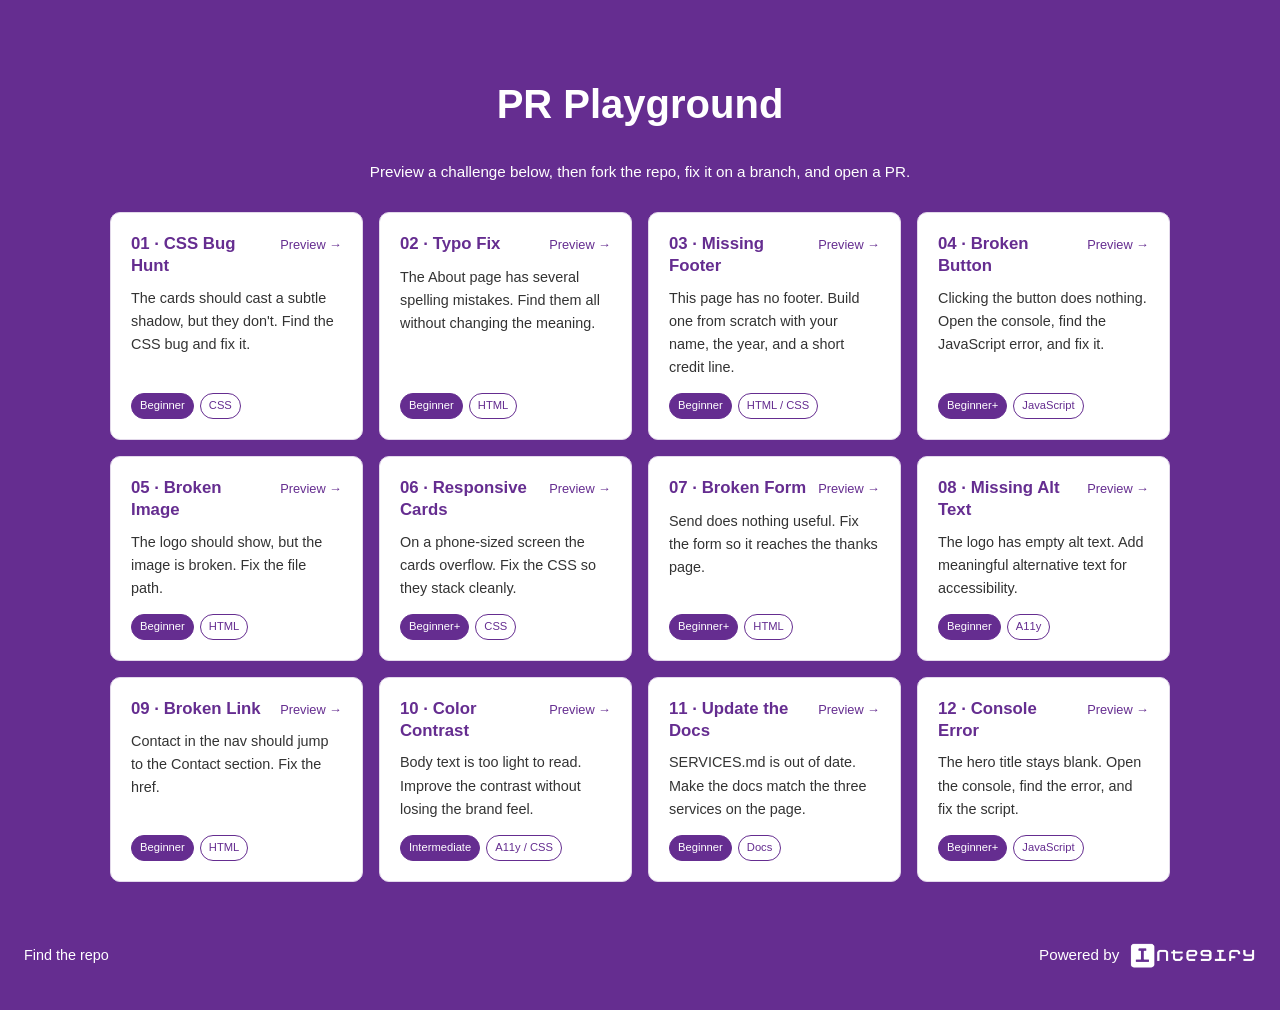
<file: index.html>
<!DOCTYPE html>
<html lang="en">
<head>
  <meta charset="UTF-8">
  <meta name="viewport" content="width=device-width, initial-scale=1.0">
  <title>PR Playground — Integify</title>
  <style>
    :root {
      --brand: #652d90;
      --bg: #652d90;
      --surface: #fff;
      --text: #fff;
      --muted: #4a4a4a;
      --body: #333;
    }
    * { box-sizing: border-box; margin: 0; padding: 0; }
    body {
      font-family: -apple-system, Arial, sans-serif;
      background: var(--bg);
      color: var(--text);
      line-height: 1.6;
      min-height: 100vh;
    }
    header {
      text-align: center;
      padding: 72px 20px 24px;
    }
    header h1 {
      font-size: 2.5rem;
      color: #fff;
    }
    .how {
      max-width: 1100px;
      margin: 0 auto;
      padding: 0 20px 28px;
      color: #fff;
      font-size: 0.95rem;
      text-align: center;
    }
    main {
      max-width: 1100px;
      margin: 0 auto;
      padding: 0 20px 20px;
      display: grid;
      grid-template-columns: repeat(4, 1fr);
      gap: 16px;
    }
    .challenge {
      display: flex;
      flex-direction: column;
      background: var(--surface);
      border: 1px solid #e2d8ea;
      border-radius: 10px;
      padding: 20px;
      text-decoration: none;
      color: inherit;
      transition: border-color 0.15s ease;
      min-height: 100%;
    }
    .challenge:hover {
      border-color: #652d90;
    }
    .challenge-top {
      display: flex;
      justify-content: space-between;
      align-items: flex-start;
      gap: 8px;
    }
    .challenge h2 {
      color: #652d90;
      font-size: 1.05rem;
      line-height: 1.3;
    }
    .challenge-open {
      color: #652d90;
      font-size: 0.8rem;
      white-space: nowrap;
      margin-top: 2px;
    }
    .challenge p {
      color: var(--body);
      margin-top: 10px;
      font-size: 0.9rem;
      flex: 1;
    }
    .tags {
      display: flex;
      flex-wrap: wrap;
      gap: 6px;
      margin-top: 14px;
    }
    .tag {
      display: inline-block;
      font-size: 0.7rem;
      background: var(--brand);
      color: #fff;
      border: 1px solid var(--brand);
      padding: 3px 8px;
      border-radius: 20px;
    }
    .tag.skill {
      background: transparent;
      color: #652d90;
    }
    footer {
      display: flex;
      justify-content: space-between;
      align-items: center;
      gap: 16px;
      padding: 40px 24px;
      color: #fff;
      font-size: 0.9rem;
    }
    .find-repo {
      color: #fff;
      text-decoration: none;
    }
    .find-repo:hover { text-decoration: underline; }
    .powered-by {
      display: inline-flex;
      align-items: center;
      gap: 10px;
      color: #fff;
      font-size: 0.95rem;
      font-weight: 300;
      text-decoration: none;
    }
    .powered-by .logo {
      height: 28px;
      width: auto;
      display: block;
    }
    a { color: #652d90; }
    @media (max-width: 1000px) {
      main { grid-template-columns: repeat(2, 1fr); }
    }
    @media (max-width: 560px) {
      main { grid-template-columns: 1fr; }
      footer {
        flex-direction: column;
        align-items: flex-start;
      }
      .powered-by { align-self: flex-end; }
    }
  </style>
</head>
<body>
  <header>
    <h1>PR Playground</h1>
  </header>
  <p class="how">
    Preview a challenge below, then fork the repo, fix it on a branch, and open a PR.
  </p>
  <main>
    <a class="challenge" href="challenges/01-css-bug-hunt/index.html">
      <div class="challenge-top">
        <h2>01 · CSS Bug Hunt</h2>
        <span class="challenge-open">Preview →</span>
      </div>
      <p>The cards should cast a subtle shadow, but they don't. Find the CSS bug and fix it.</p>
      <div class="tags">
        <span class="tag">Beginner</span>
        <span class="tag skill">CSS</span>
      </div>
    </a>
    <a class="challenge" href="challenges/02-typo-fix/index.html">
      <div class="challenge-top">
        <h2>02 · Typo Fix</h2>
        <span class="challenge-open">Preview →</span>
      </div>
      <p>The About page has several spelling mistakes. Find them all without changing the meaning.</p>
      <div class="tags">
        <span class="tag">Beginner</span>
        <span class="tag skill">HTML</span>
      </div>
    </a>
    <a class="challenge" href="challenges/03-missing-footer/index.html">
      <div class="challenge-top">
        <h2>03 · Missing Footer</h2>
        <span class="challenge-open">Preview →</span>
      </div>
      <p>This page has no footer. Build one from scratch with your name, the year, and a short credit line.</p>
      <div class="tags">
        <span class="tag">Beginner</span>
        <span class="tag skill">HTML / CSS</span>
      </div>
    </a>
    <a class="challenge" href="challenges/04-broken-button/index.html">
      <div class="challenge-top">
        <h2>04 · Broken Button</h2>
        <span class="challenge-open">Preview →</span>
      </div>
      <p>Clicking the button does nothing. Open the console, find the JavaScript error, and fix it.</p>
      <div class="tags">
        <span class="tag">Beginner+</span>
        <span class="tag skill">JavaScript</span>
      </div>
    </a>
    <a class="challenge" href="challenges/05-broken-image/index.html">
      <div class="challenge-top">
        <h2>05 · Broken Image</h2>
        <span class="challenge-open">Preview →</span>
      </div>
      <p>The logo should show, but the image is broken. Fix the file path.</p>
      <div class="tags">
        <span class="tag">Beginner</span>
        <span class="tag skill">HTML</span>
      </div>
    </a>
    <a class="challenge" href="challenges/06-responsive-cards/index.html">
      <div class="challenge-top">
        <h2>06 · Responsive Cards</h2>
        <span class="challenge-open">Preview →</span>
      </div>
      <p>On a phone-sized screen the cards overflow. Fix the CSS so they stack cleanly.</p>
      <div class="tags">
        <span class="tag">Beginner+</span>
        <span class="tag skill">CSS</span>
      </div>
    </a>
    <a class="challenge" href="challenges/07-broken-form/index.html">
      <div class="challenge-top">
        <h2>07 · Broken Form</h2>
        <span class="challenge-open">Preview →</span>
      </div>
      <p>Send does nothing useful. Fix the form so it reaches the thanks page.</p>
      <div class="tags">
        <span class="tag">Beginner+</span>
        <span class="tag skill">HTML</span>
      </div>
    </a>
    <a class="challenge" href="challenges/08-missing-alt/index.html">
      <div class="challenge-top">
        <h2>08 · Missing Alt Text</h2>
        <span class="challenge-open">Preview →</span>
      </div>
      <p>The logo has empty alt text. Add meaningful alternative text for accessibility.</p>
      <div class="tags">
        <span class="tag">Beginner</span>
        <span class="tag skill">A11y</span>
      </div>
    </a>
    <a class="challenge" href="challenges/09-broken-link/index.html">
      <div class="challenge-top">
        <h2>09 · Broken Link</h2>
        <span class="challenge-open">Preview →</span>
      </div>
      <p>Contact in the nav should jump to the Contact section. Fix the href.</p>
      <div class="tags">
        <span class="tag">Beginner</span>
        <span class="tag skill">HTML</span>
      </div>
    </a>
    <a class="challenge" href="challenges/10-color-contrast/index.html">
      <div class="challenge-top">
        <h2>10 · Color Contrast</h2>
        <span class="challenge-open">Preview →</span>
      </div>
      <p>Body text is too light to read. Improve the contrast without losing the brand feel.</p>
      <div class="tags">
        <span class="tag">Intermediate</span>
        <span class="tag skill">A11y / CSS</span>
      </div>
    </a>
    <a class="challenge" href="challenges/11-update-the-docs/index.html">
      <div class="challenge-top">
        <h2>11 · Update the Docs</h2>
        <span class="challenge-open">Preview →</span>
      </div>
      <p>SERVICES.md is out of date. Make the docs match the three services on the page.</p>
      <div class="tags">
        <span class="tag">Beginner</span>
        <span class="tag skill">Docs</span>
      </div>
    </a>
    <a class="challenge" href="challenges/12-console-error/index.html">
      <div class="challenge-top">
        <h2>12 · Console Error</h2>
        <span class="challenge-open">Preview →</span>
      </div>
      <p>The hero title stays blank. Open the console, find the error, and fix the script.</p>
      <div class="tags">
        <span class="tag">Beginner+</span>
        <span class="tag skill">JavaScript</span>
      </div>
    </a>
  </main>
  <footer>
    <a class="find-repo" href="https://github.com/integify/pr-playground" target="_blank" rel="noopener noreferrer">Find the repo</a>
    <a class="powered-by" href="https://www.integify.io" target="_blank" rel="noopener noreferrer">
      Powered by
      <img class="logo" src="integify_logo.png" alt="Integify">
    </a>
  </footer>
</body>
</html>
</file>
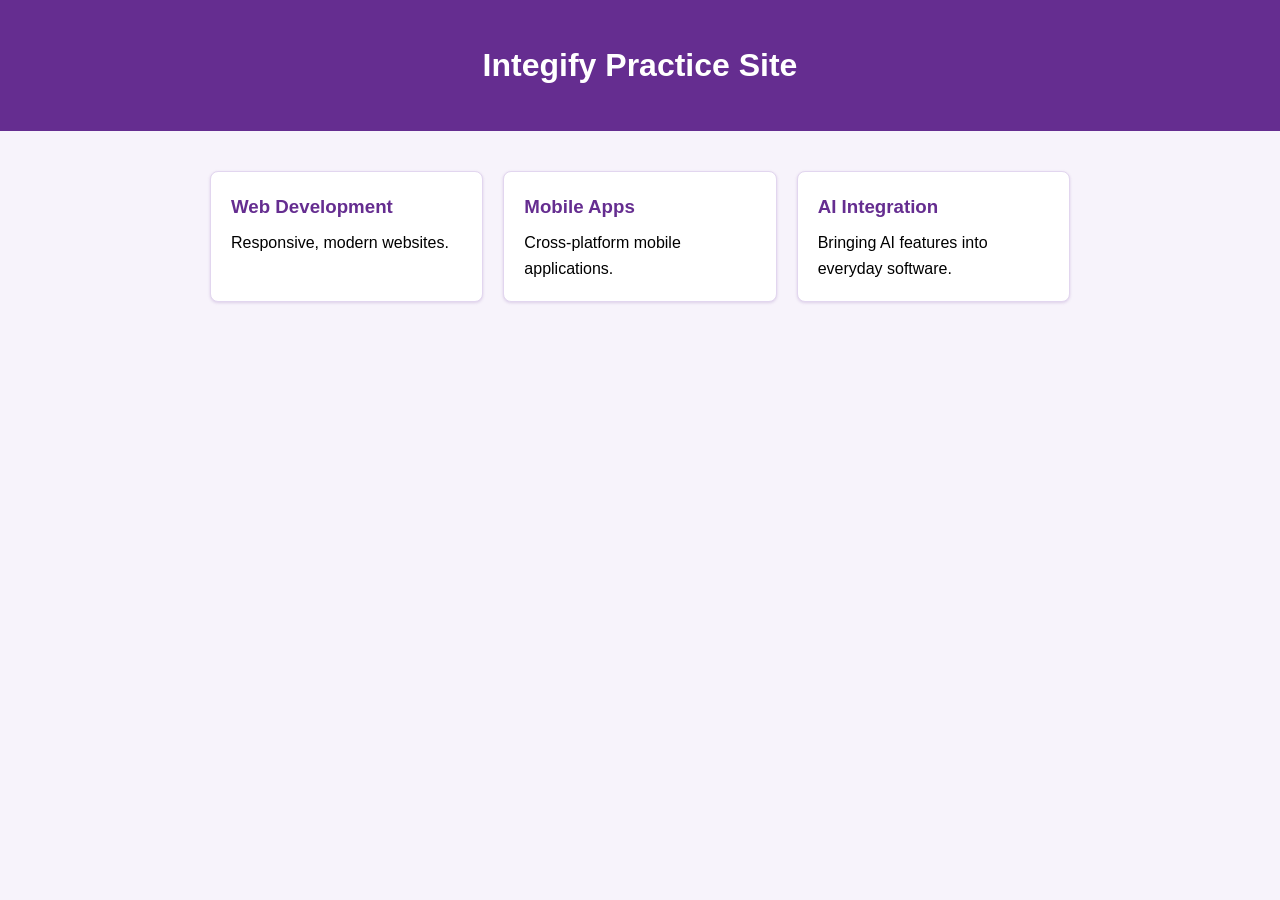
<file: challenges/01-css-bug-hunt/index.html>
<!DOCTYPE html>
<html lang="en">
<head>
  <meta charset="UTF-8">
  <meta name="viewport" content="width=device-width, initial-scale=1.0">
  <title>Challenge 01: CSS Bug Hunt</title>
  <link rel="stylesheet" href="css/style.css">
</head>
<body>
  <header class="site-header">
    <h1>Integify Practice Site</h1>
  </header>
  <main>
    <div class="cards">
      <div class="card"><h3>Web Development</h3><p>Responsive, modern websites.</p></div>
      <div class="card"><h3>Mobile Apps</h3><p>Cross-platform mobile applications.</p></div>
      <div class="card"><h3>AI Integration</h3><p>Bringing AI features into everyday software.</p></div>
    </div>
  </main>
</body>
</html>
</file>
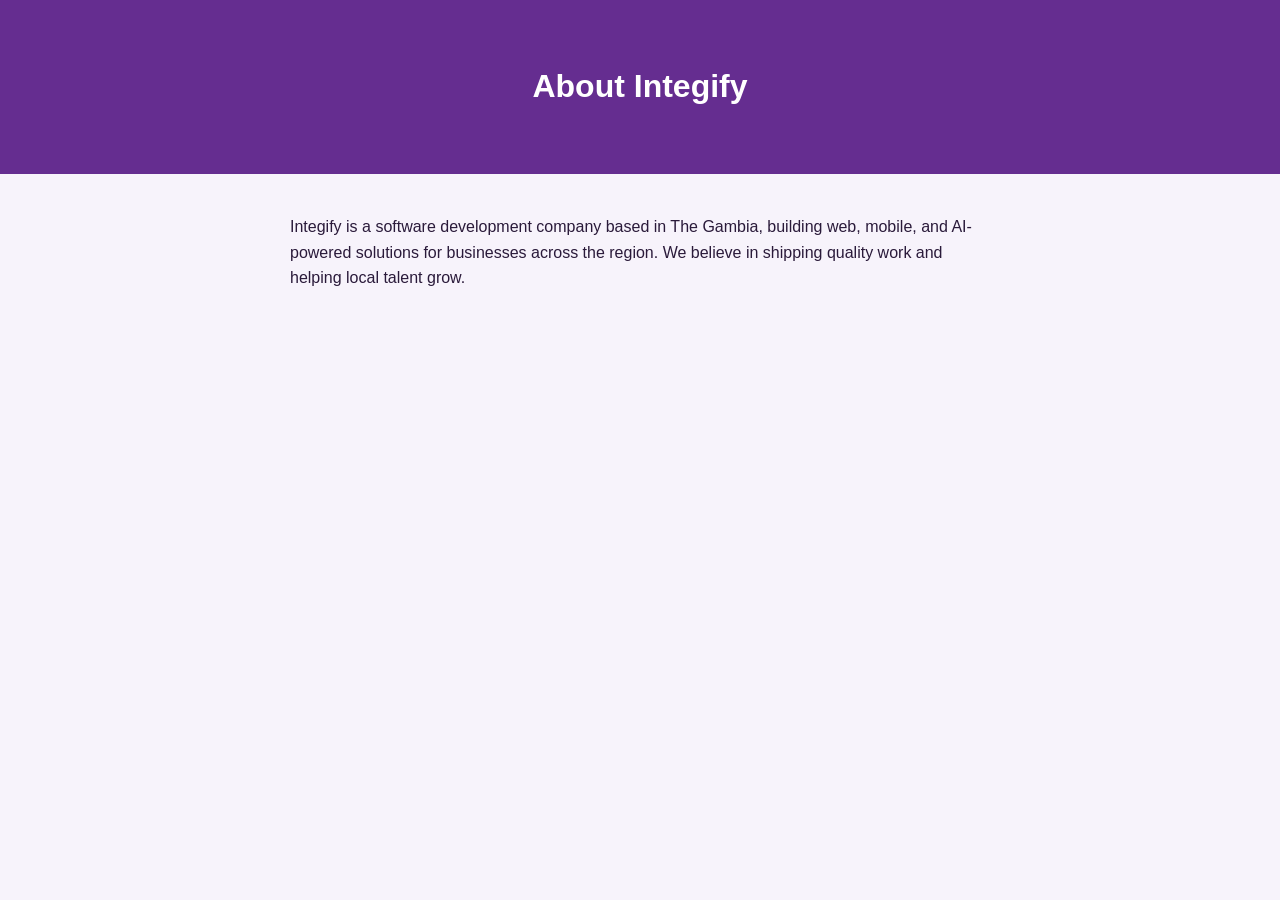
<file: challenges/02-typo-fix/index.html>
<!DOCTYPE html>
<html lang="en">
<head>
  <meta charset="UTF-8">
  <meta name="viewport" content="width=device-width, initial-scale=1.0">
  <title>Challenge 02: Typo Fix</title>
  <style>
    body {
      font-family: Arial, Helvetica, sans-serif;
      line-height: 1.6;
      background: #f7f3fb;
      margin: 0;
      color: #2a1a3a;
    }
    header {
      background: #652d90;
      color: #fff;
      padding: 40px 20px;
      text-align: center;
    }
    main {
      max-width: 700px;
      margin: 40px auto;
      padding: 0 20px;
    }
  </style>
</head>
<body>
  <header>
    <h1>About Integify</h1>
  </header>
  <main>
    <p>
      Integify is a software development company based in The Gambia, building
      web, mobile, and AI-powered solutions for businesses across the region.
      We believe in shipping quality work and helping local talent grow.
    </p>
  </main>
</body>
</html>
</file>
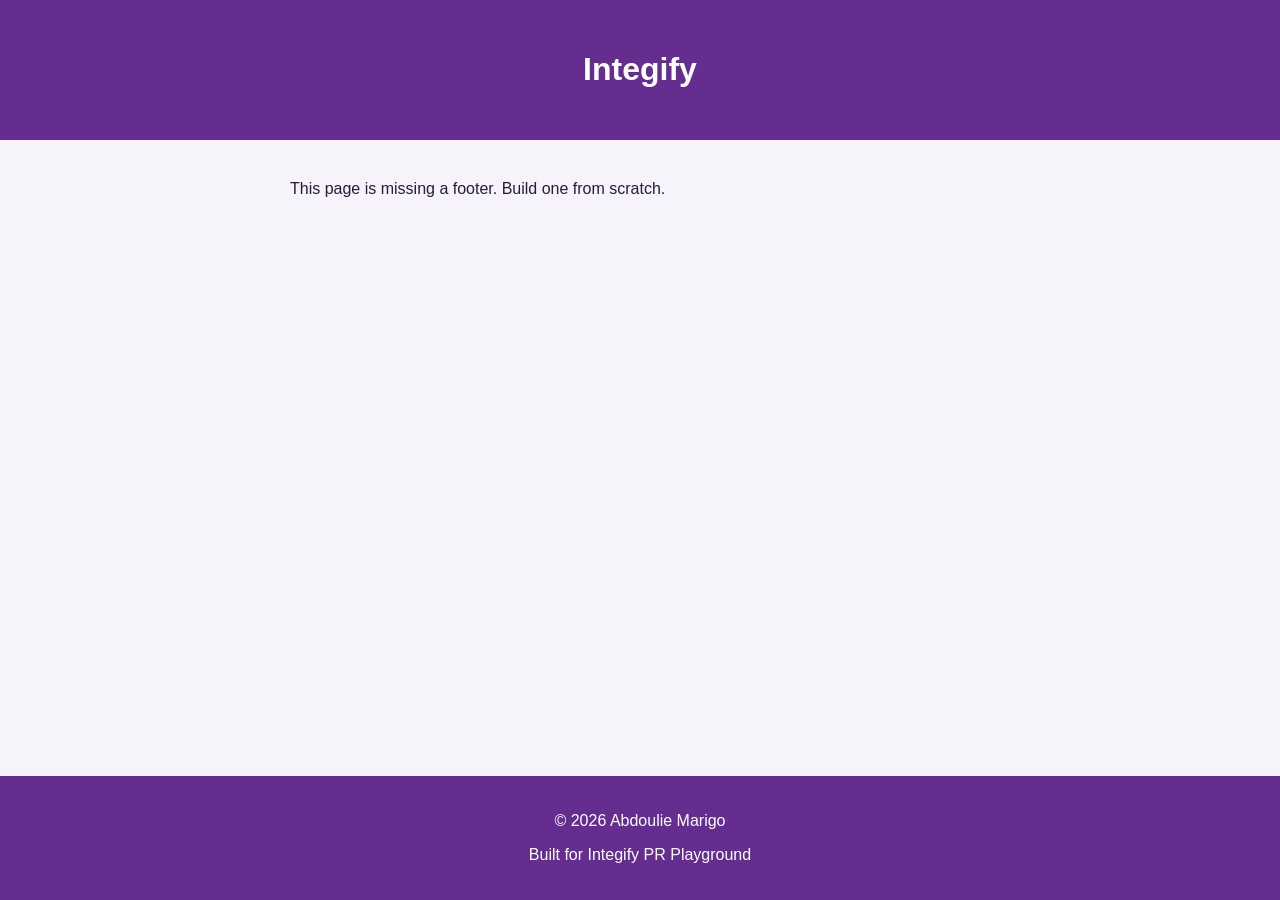
<file: challenges/03-missing-footer/index.html>
<!DOCTYPE html>
<html lang="en">
<head>
  <meta charset="UTF-8">
  <meta name="viewport" content="width=device-width, initial-scale=1.0">
  <title>Challenge 03: Missing Footer</title>
  <style>
    body {
      font-family: Arial, Helvetica, sans-serif;
      margin: 0;
      background: #f7f3fb;
      color: #2a1a3a;
      min-height: 100vh;
    }
    header {
      background: #652d90;
      color: #fff;
      padding: 30px;
      text-align: center;
    }
    main {
      max-width: 700px;
      margin: 40px auto;
      padding: 0 20px;
    }

     footer {
      background: #652d90;
      color: #fff;
      text-align: center;
      padding: 20px 0;
      position: fixed;
      width: 100%;
      bottom: 0;
    }
    /* No footer styling exists yet, that's part of the task */
  </style>
</head>
<body>
  <header><h1>Integify</h1></header>
  <main>
    <p>This page is missing a footer. Build one from scratch.</p>
  </main>
  <!-- Add your footer below this line -->

   <footer>
        <p>&copy; 2026 Abdoulie Marigo</p>
        <p>Built for Integify PR Playground</p>
    </footer>
</body>
</html>
</file>
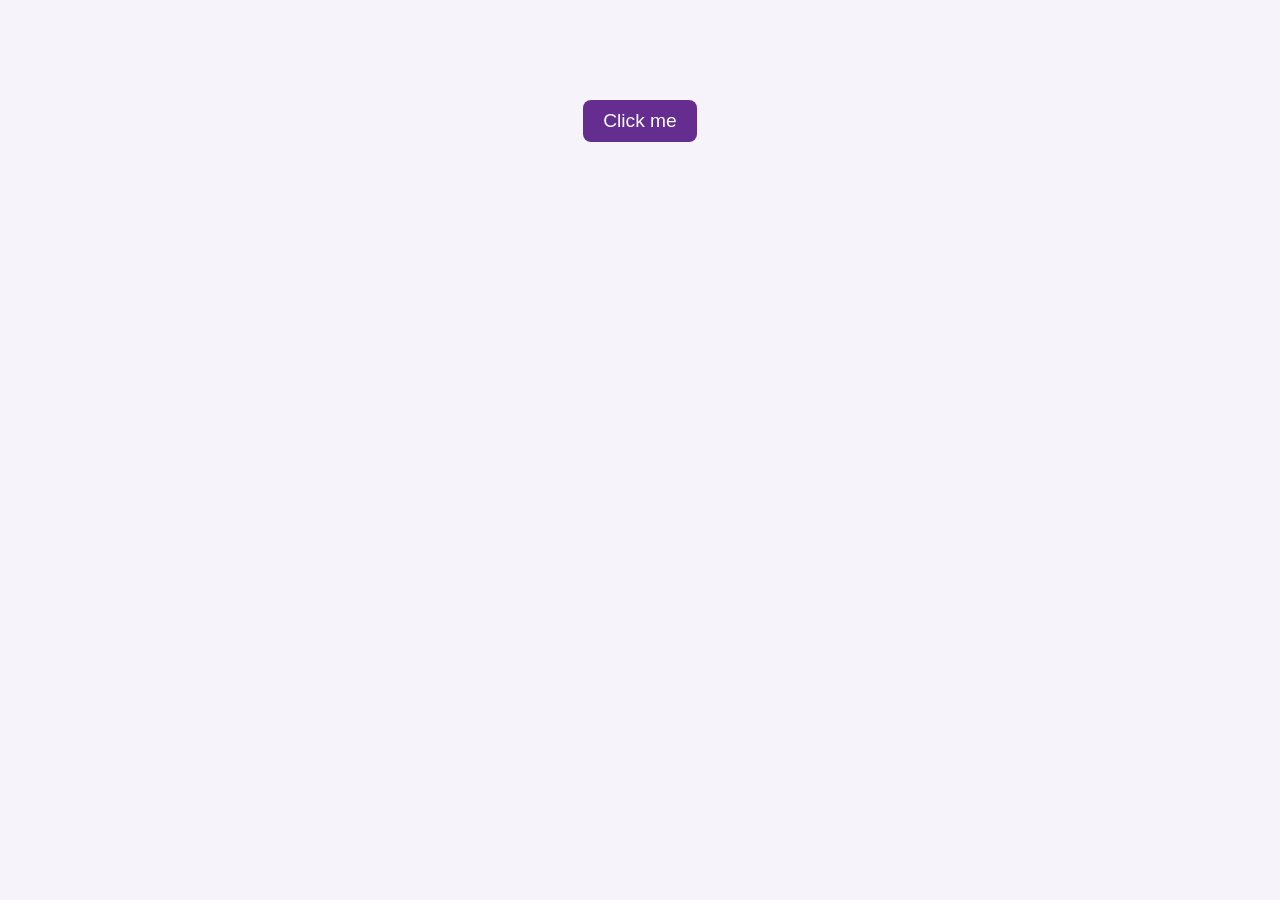
<file: challenges/04-broken-button/index.html>
<!DOCTYPE html>
<html lang="en">
<head>
  <meta charset="UTF-8">
  <meta name="viewport" content="width=device-width, initial-scale=1.0">
  <title>Challenge 04: Broken Button</title>
  <style>
    body {
      font-family: Arial, Helvetica, sans-serif;
      text-align: center;
      margin: 0;
      padding-top: 100px;
      background: #f7f3fb;
      color: #2a1a3a;
    }
    button {
      font-size: 1.2rem;
      padding: 10px 20px;
      cursor: pointer;
      background: #652d90;
      color: #fff;
      border: none;
      border-radius: 8px;
    }
    button:hover { background: #7a3aad; }
    #message {
      margin-top: 20px;
      font-weight: bold;
      color: #652d90;
    }
  </style>
</head>
<body>
  <button id="clickMe">Click me</button>
  <p id="message"></p>

  <script src="js/app.js"></script>
</body>
</html>
</file>
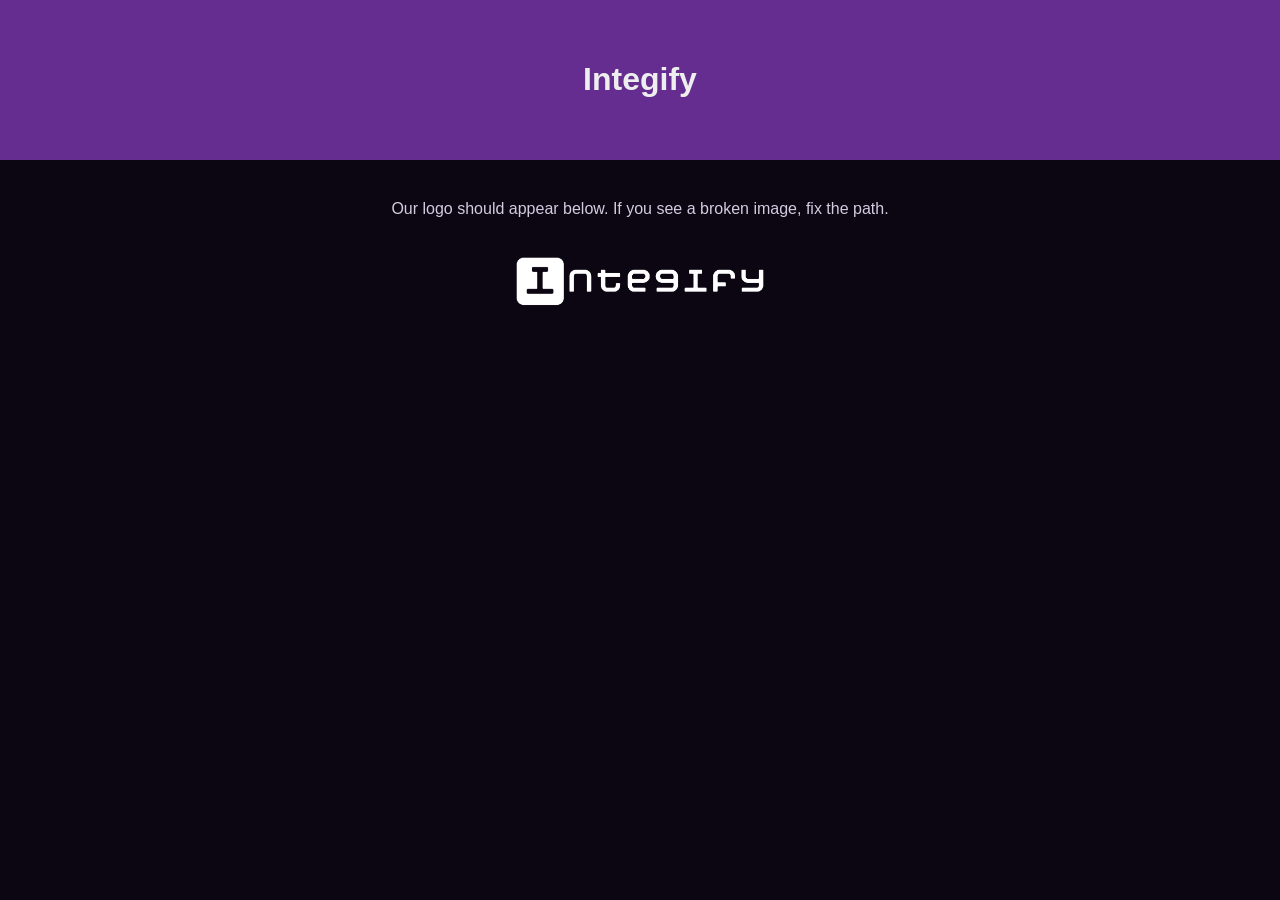
<file: challenges/05-broken-image/index.html>
<!DOCTYPE html>
<html lang="en">
<head>
  <meta charset="UTF-8">
  <meta name="viewport" content="width=device-width, initial-scale=1.0">
  <title>Challenge 05: Broken Image</title>
  <style>
    body {
      font-family: Arial, Helvetica, sans-serif;
      margin: 0;
      background: #0b0612;
      color: #eee;
      text-align: center;
    }
    header {
      background: #652d90;
      padding: 40px 20px;
    }
    main {
      max-width: 600px;
      margin: 40px auto;
      padding: 0 20px;
    }
    .logo {
      height: 56px;
      width: auto;
      margin-top: 20px;
    }
    p { color: #d4cbe0; }
  </style>
</head>
<body>
  <header>
    <h1>Integify</h1>
  </header>
  <main>
    <p>Our logo should appear below. If you see a broken image, fix the path.</p>
    <img class="logo" src="integify_logo.png" alt="Integify">
  </main>
</body>
</html>
</file>
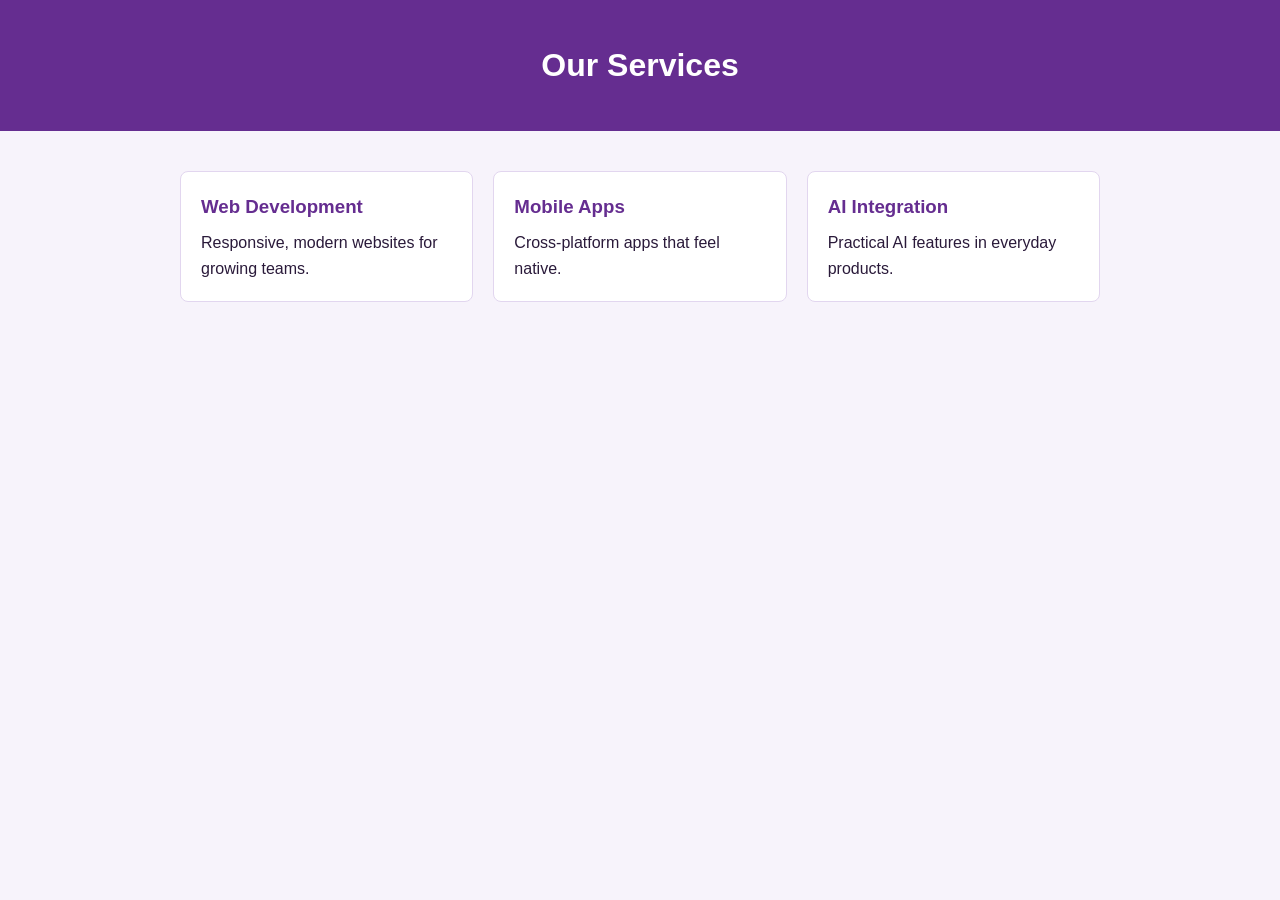
<file: challenges/06-responsive-cards/index.html>
<!DOCTYPE html>
<html lang="en">
<head>
  <meta charset="UTF-8">
  <meta name="viewport" content="width=device-width, initial-scale=1.0">
  <title>Challenge 06: Responsive Cards</title>
  <link rel="stylesheet" href="css/style.css">
</head>
<body>
  <header class="site-header">
    <h1>Our Services</h1>
  </header>
  <main>
    <div class="cards">
      <div class="card">
        <h3>Web Development</h3>
        <p>Responsive, modern websites for growing teams.</p>
      </div>
      <div class="card">
        <h3>Mobile Apps</h3>
        <p>Cross-platform apps that feel native.</p>
      </div>
      <div class="card">
        <h3>AI Integration</h3>
        <p>Practical AI features in everyday products.</p>
      </div>
    </div>
  </main>
</body>
</html>
</file>
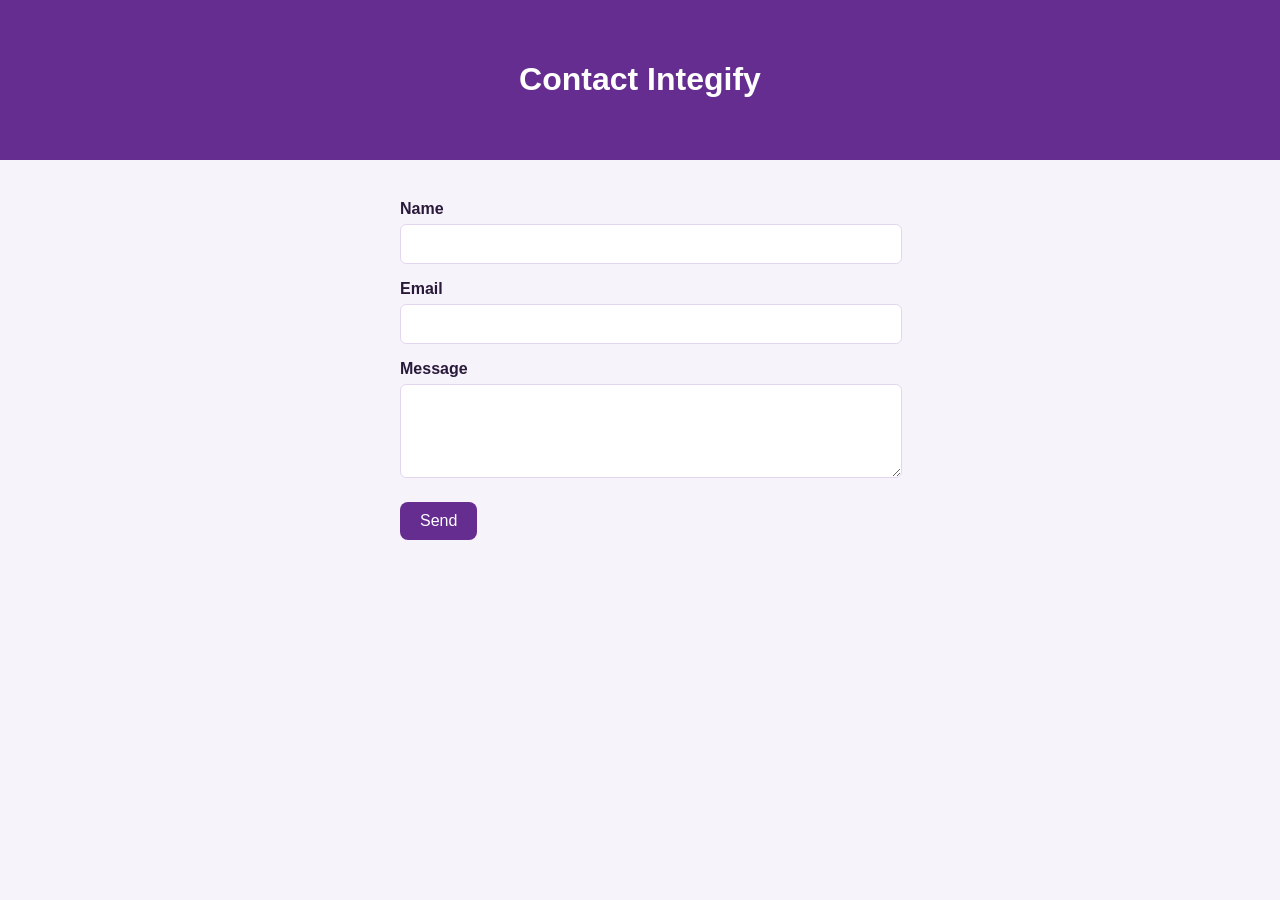
<file: challenges/07-broken-form/index.html>
<!DOCTYPE html>
<html lang="en">
<head>
  <meta charset="UTF-8">
  <meta name="viewport" content="width=device-width, initial-scale=1.0">
  <title>Challenge 07: Broken Form</title>
  <style>
    body {
      font-family: Arial, Helvetica, sans-serif;
      margin: 0;
      background: #f7f3fb;
      color: #2a1a3a;
    }
    header {
      background: #652d90;
      color: #fff;
      padding: 40px 20px;
      text-align: center;
    }
    main {
      max-width: 480px;
      margin: 40px auto;
      padding: 0 20px;
    }
    label {
      display: block;
      margin-top: 16px;
      margin-bottom: 6px;
      font-weight: bold;
    }
    input, textarea {
      width: 100%;
      padding: 10px;
      border: 1px solid #e2d6ef;
      border-radius: 6px;
      font: inherit;
    }
    button {
      margin-top: 20px;
      background: #652d90;
      color: #fff;
      border: none;
      border-radius: 8px;
      padding: 10px 20px;
      font-size: 1rem;
      cursor: pointer;
    }
    button:hover { background: #7a3aad; }
  </style>
</head>
<body>
  <header>
    <h1>Contact Integify</h1>
  </header>
  <main>
    <form action="thanks.html" method="get">
      <label for="name">Name</label>
      <input id="name" name="name" type="text" required>

      <label for="email">Email</label>
      <input id="email" name="email" type="email" required>

      <label for="message">Message</label>
      <textarea id="message" name="message" rows="4" required></textarea>

      <button type="submit">Send</button>
    </form>
  </main>
</body>
</html>
</file>
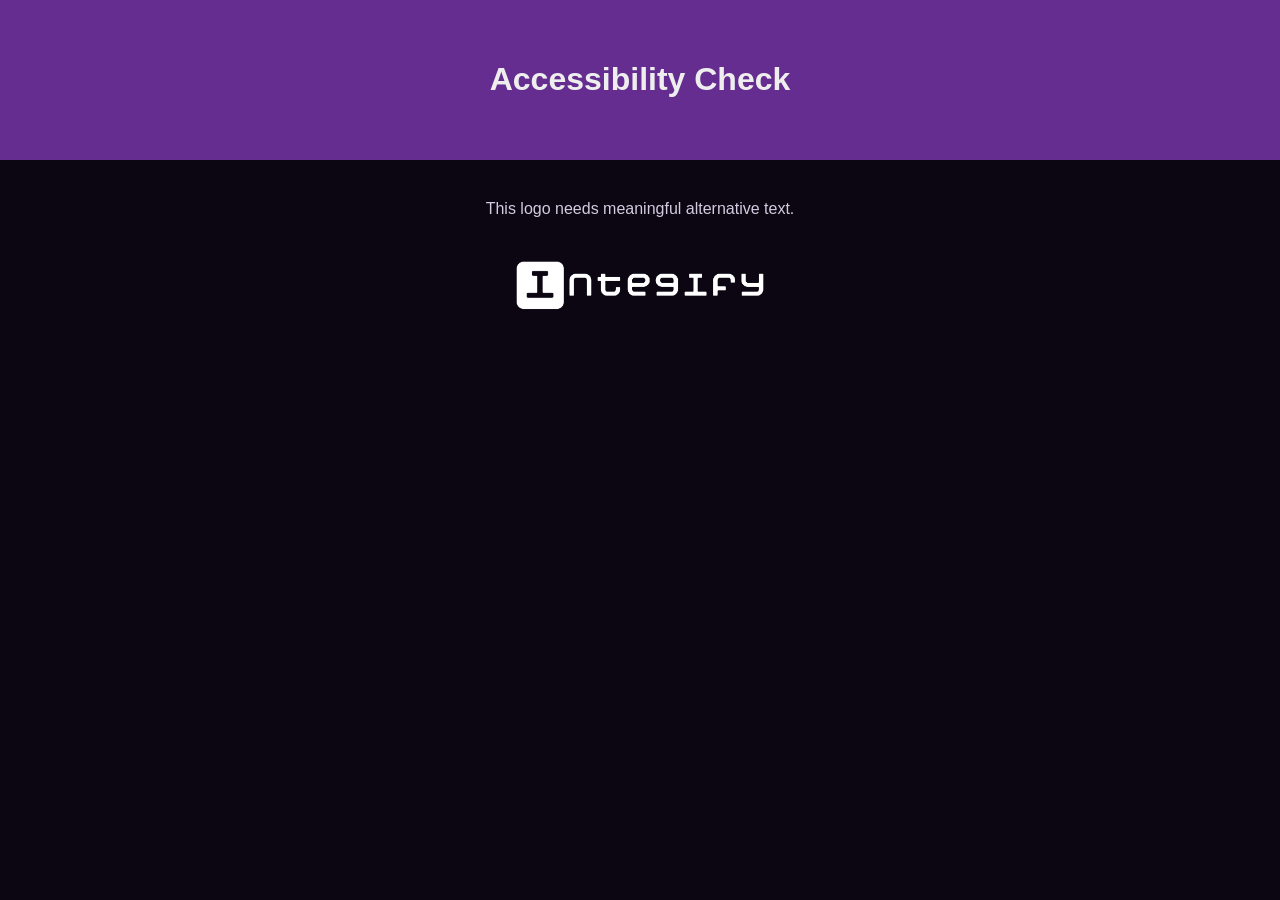
<file: challenges/08-missing-alt/index.html>
<!DOCTYPE html>
<html lang="en">
<head>
  <meta charset="UTF-8">
  <meta name="viewport" content="width=device-width, initial-scale=1.0">
  <title>Challenge 08: Missing Alt Text</title>
  <style>
    body {
      font-family: Arial, Helvetica, sans-serif;
      margin: 0;
      background: #0b0612;
      color: #eee;
      text-align: center;
    }
    header {
      background: #652d90;
      padding: 40px 20px;
    }
    main {
      max-width: 600px;
      margin: 40px auto;
      padding: 0 20px;
    }
    .logo {
      height: 56px;
      width: auto;
      margin: 24px 0;
    }
    p { color: #d4cbe0; }
  </style>
</head>
<body>
  <header>
    <h1>Accessibility Check</h1>
  </header>
  <main>
    <p>This logo needs meaningful alternative text.</p>
    <img class="logo" src="integify_logo.png" alt="Integify logo">
  </main>
</body>
</html>
</file>
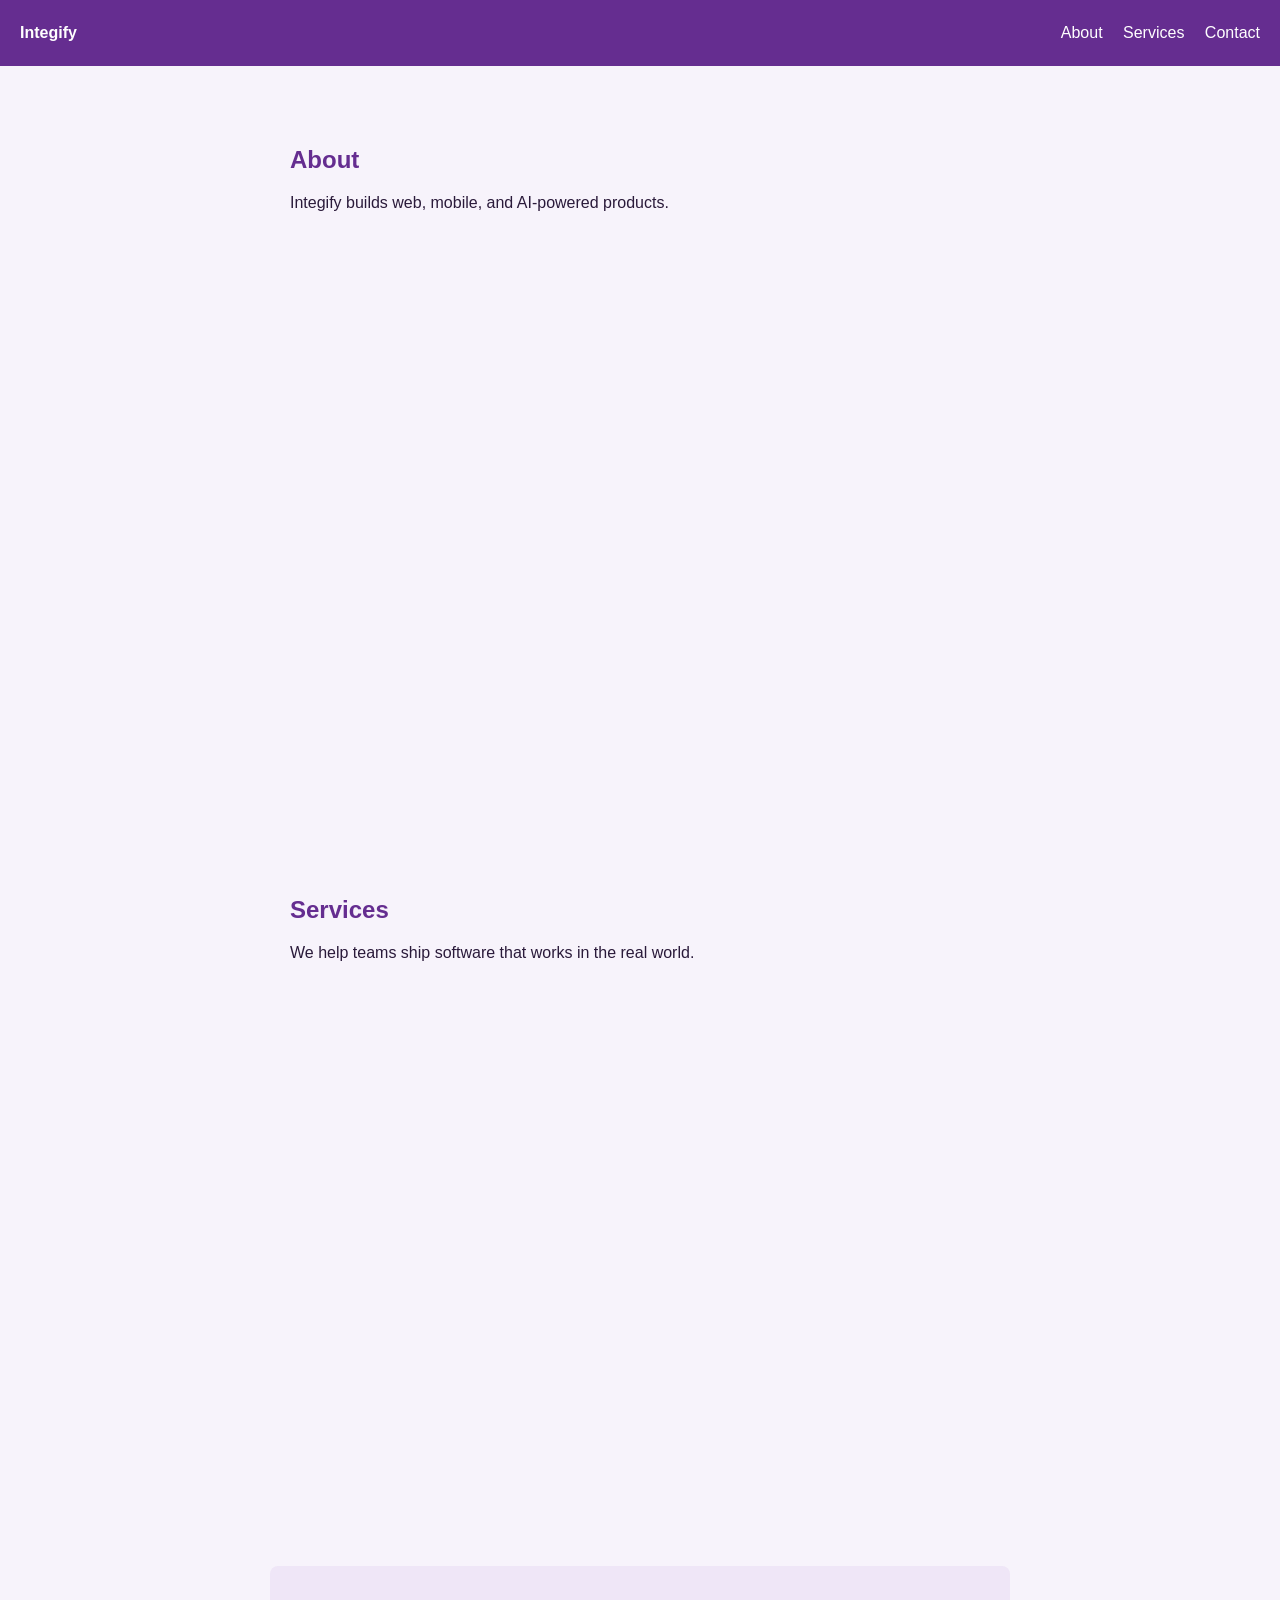
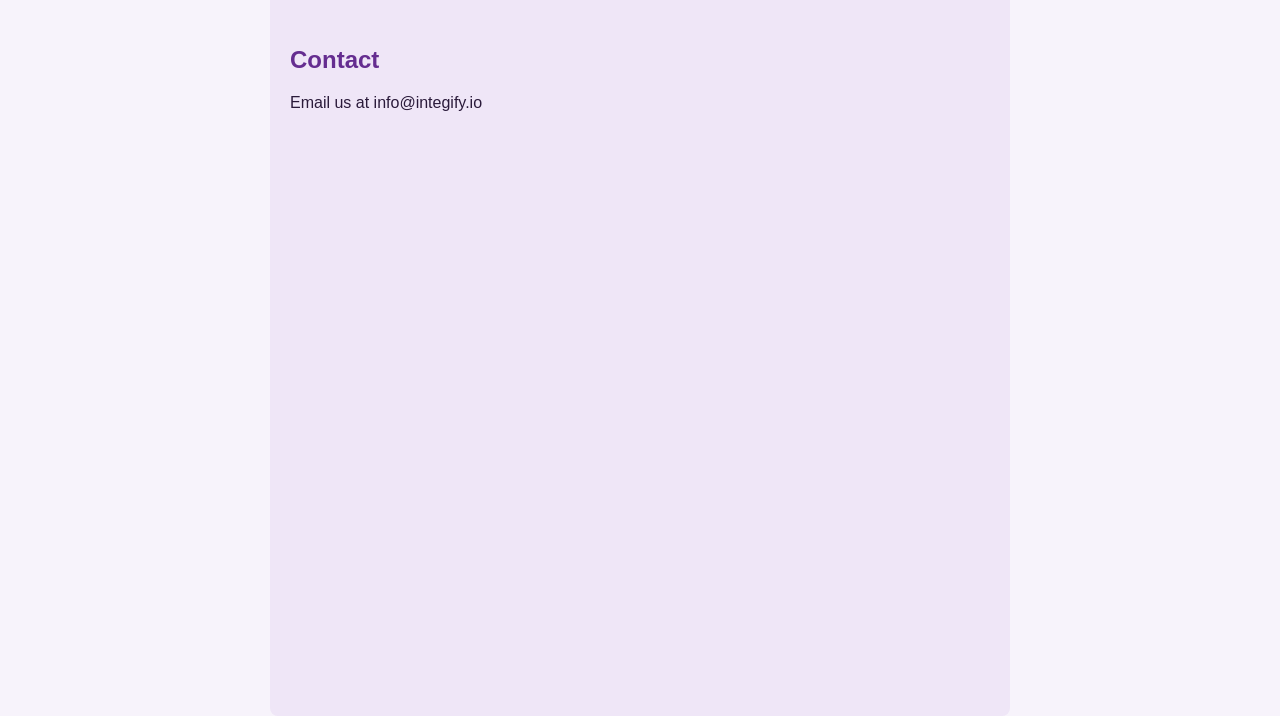
<file: challenges/09-broken-link/index.html>
<!DOCTYPE html>
<html lang="en">
<head>
  <meta charset="UTF-8">
  <meta name="viewport" content="width=device-width, initial-scale=1.0">
  <title>Challenge 09: Broken Link</title>
  <style>
    body {
      font-family: Arial, Helvetica, sans-serif;
      margin: 0;
      background: #f7f3fb;
      color: #2a1a3a;
    }
    header {
      background: #652d90;
      color: #fff;
      padding: 24px 20px;
      display: flex;
      justify-content: space-between;
      align-items: center;
      gap: 16px;
      flex-wrap: wrap;
    }
    nav a {
      color: #fff;
      margin-left: 16px;
      text-decoration: none;
    }
    nav a:hover { text-decoration: underline; }
    section {
      max-width: 700px;
      margin: 0 auto;
      padding: 60px 20px;
      min-height: 70vh;
    }
    #contact {
      background: #efe6f7;
      border-radius: 8px;
    }
    h2 { color: #652d90; }
  </style>
</head>
<body>
  <header>
    <strong>Integify</strong>
    <nav>
      <a href="#about">About</a>
      <a href="#services">Services</a>
      <a href="#contect">Contact</a>
    </nav>
  </header>

  <section id="about">
    <h2>About</h2>
    <p>Integify builds web, mobile, and AI-powered products.</p>
  </section>

  <section id="services">
    <h2>Services</h2>
    <p>We help teams ship software that works in the real world.</p>
  </section>

  <section id="contact">
    <h2>Contact</h2>
    <p>Email us at info@integify.io</p>
  </section>
</body>
</html>
</file>
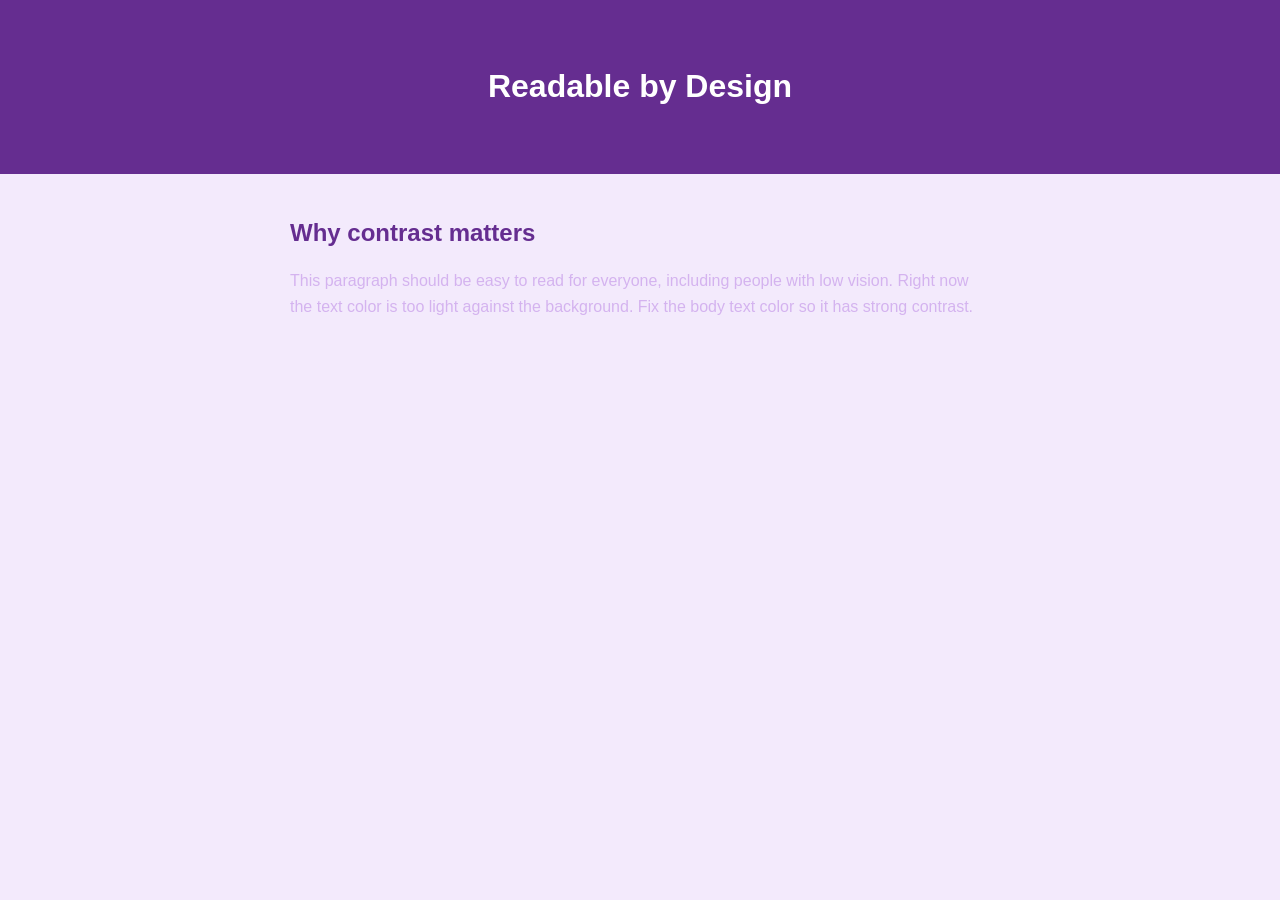
<file: challenges/10-color-contrast/index.html>
<!DOCTYPE html>
<html lang="en">
<head>
  <meta charset="UTF-8">
  <meta name="viewport" content="width=device-width, initial-scale=1.0">
  <title>Challenge 10: Color Contrast</title>
  <style>
    body {
      font-family: Arial, Helvetica, sans-serif;
      margin: 0;
      background: #f3eafc;
      color: #d4b3ef;
      line-height: 1.6;
    }
    header {
      background: #652d90;
      color: #fff;
      padding: 40px 20px;
      text-align: center;
    }
    main {
      max-width: 700px;
      margin: 40px auto;
      padding: 0 20px;
    }
    h2 {
      color: #652d90;
      margin-bottom: 12px;
    }
  </style>
</head>
<body>
  <header>
    <h1>Readable by Design</h1>
  </header>
  <main>
    <h2>Why contrast matters</h2>
    <p>
      This paragraph should be easy to read for everyone, including people with
      low vision. Right now the text color is too light against the background.
      Fix the body text color so it has strong contrast.
    </p>
  </main>
</body>
</html>
</file>
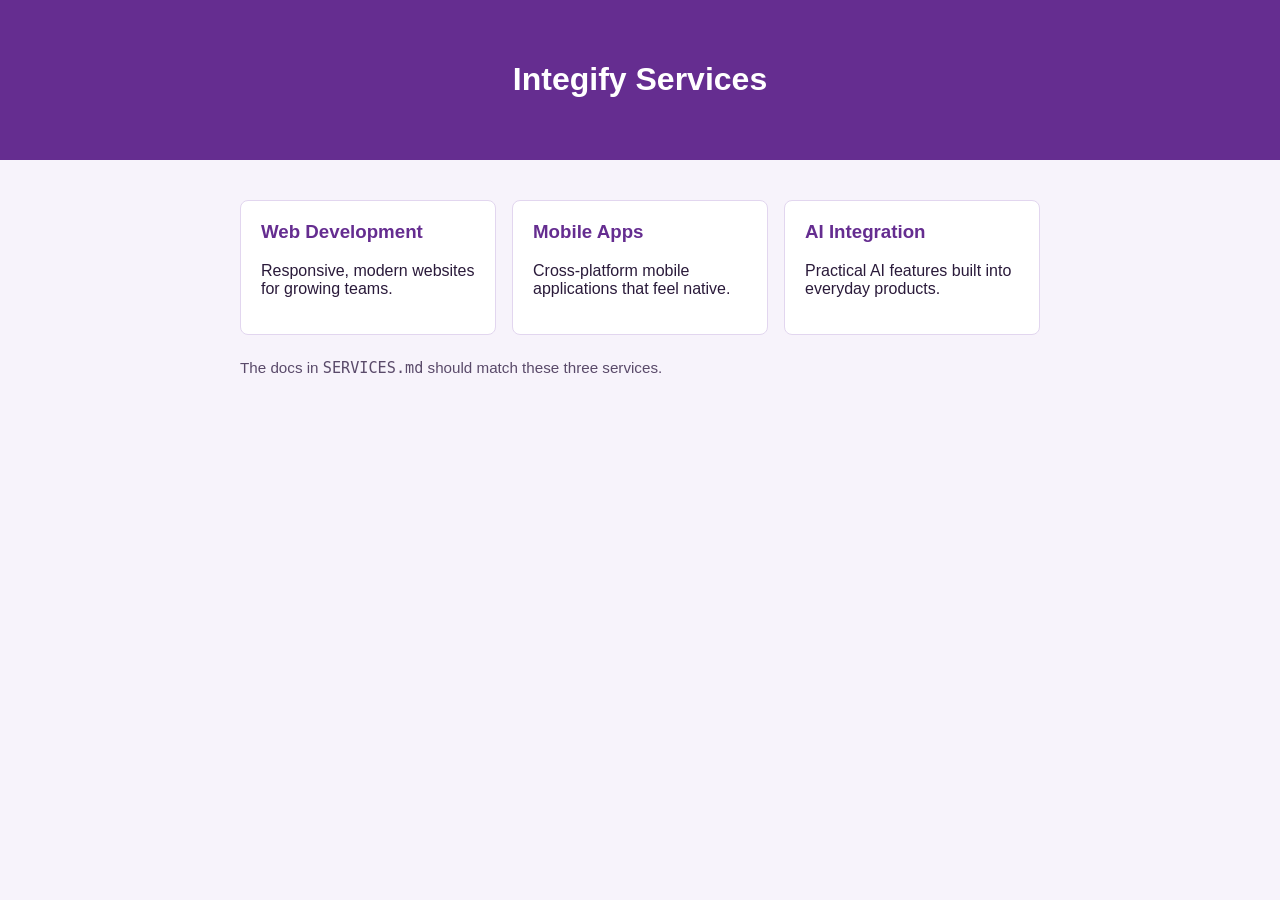
<file: challenges/11-update-the-docs/index.html>
<!DOCTYPE html>
<html lang="en">
<head>
  <meta charset="UTF-8">
  <meta name="viewport" content="width=device-width, initial-scale=1.0">
  <title>Challenge 11: Update the Docs</title>
  <style>
    body {
      font-family: Arial, Helvetica, sans-serif;
      margin: 0;
      background: #f7f3fb;
      color: #2a1a3a;
    }
    header {
      background: #652d90;
      color: #fff;
      padding: 40px 20px;
      text-align: center;
    }
    main {
      max-width: 800px;
      margin: 40px auto;
      padding: 0 20px;
    }
    .cards {
      display: flex;
      gap: 16px;
      flex-wrap: wrap;
    }
    .card {
      background: #fff;
      border: 1px solid #e2d6ef;
      border-radius: 8px;
      padding: 20px;
      flex: 1;
      min-width: 200px;
    }
    .card h3 { color: #652d90; margin-top: 0; }
    .note {
      margin-top: 24px;
      color: #5a4a6a;
      font-size: 0.95rem;
    }
  </style>
</head>
<body>
  <header>
    <h1>Integify Services</h1>
  </header>
  <main>
    <div class="cards">
      <div class="card">
        <h3>Web Development</h3>
        <p>Responsive, modern websites for growing teams.</p>
      </div>
      <div class="card">
        <h3>Mobile Apps</h3>
        <p>Cross-platform mobile applications that feel native.</p>
      </div>
      <div class="card">
        <h3>AI Integration</h3>
        <p>Practical AI features built into everyday products.</p>
      </div>
    </div>
    <p class="note">The docs in <code>SERVICES.md</code> should match these three services.</p>
  </main>
</body>
</html>
</file>
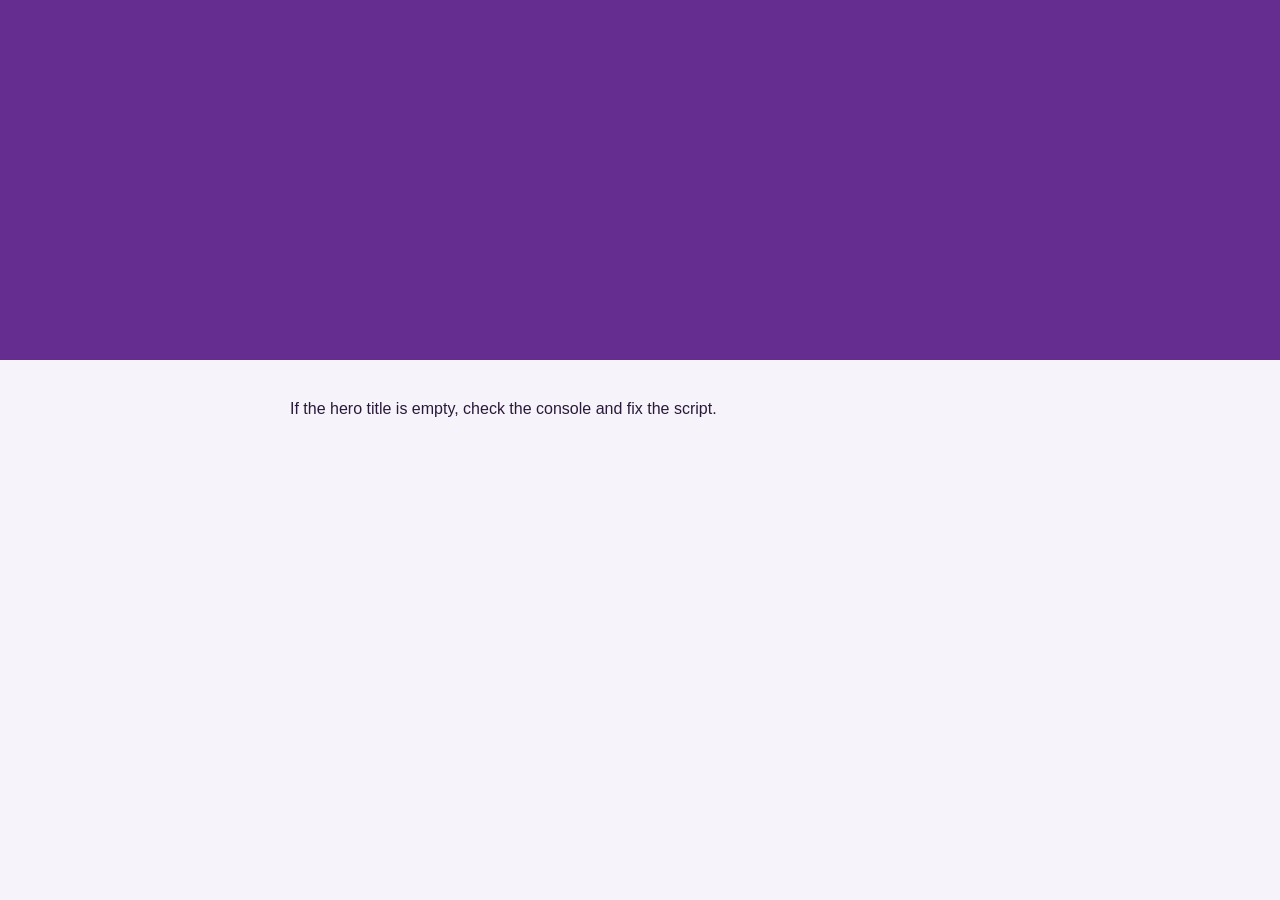
<file: challenges/12-console-error/index.html>
<!DOCTYPE html>
<html lang="en">
<head>
  <meta charset="UTF-8">
  <meta name="viewport" content="width=device-width, initial-scale=1.0">
  <title>Challenge 12: Console Error</title>
  <style>
    body {
      font-family: Arial, Helvetica, sans-serif;
      margin: 0;
      background: #f7f3fb;
      color: #2a1a3a;
    }
    .hero {
      background: #652d90;
      color: #fff;
      padding: 80px 20px;
      text-align: center;
      min-height: 200px;
    }
    .hero h1 {
      margin: 0;
      font-size: 2rem;
    }
    main {
      max-width: 700px;
      margin: 40px auto;
      padding: 0 20px;
    }
  </style>
</head>
<body>
  <div class="hero">
    <h1 class="title"></h1>
  </div>
  <main>
    <p>If the hero title is empty, check the console and fix the script.</p>
  </main>
  <script src="js/app.js"></script>
</body>
</html>
</file>
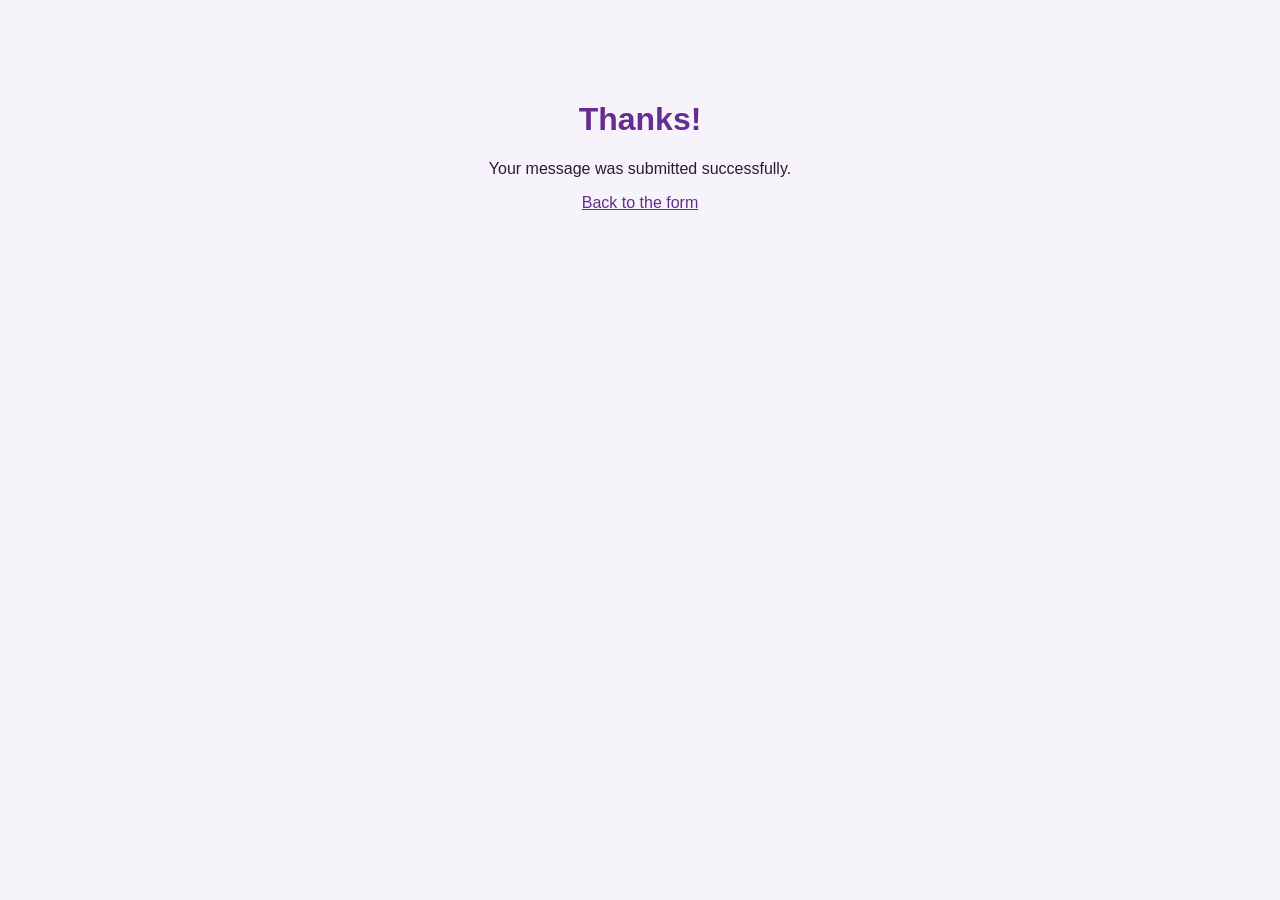
<file: challenges/07-broken-form/thanks.html>
<!DOCTYPE html>
<html lang="en">
<head>
  <meta charset="UTF-8">
  <meta name="viewport" content="width=device-width, initial-scale=1.0">
  <title>Thanks — Challenge 07</title>
  <style>
    body {
      font-family: Arial, Helvetica, sans-serif;
      margin: 0;
      background: #f7f3fb;
      color: #2a1a3a;
      text-align: center;
      padding: 80px 20px;
    }
    h1 { color: #652d90; }
    a { color: #652d90; }
  </style>
</head>
<body>
  <h1>Thanks!</h1>
  <p>Your message was submitted successfully.</p>
  <p><a href="index.html">Back to the form</a></p>
</body>
</html>
</file>
<file: challenges/01-css-bug-hunt/css/style.css>
* { box-sizing: border-box; margin: 0; padding: 0; }

body {
  font-family: Arial, Helvetica, sans-serif;
  line-height: 1.6;
  background-color: #f7f3fb;
}

.site-header {
  background-color: #652d90;
  color: #fff;
  padding: 40px 20px;
  text-align: center;
}

main { max-width: 900px; margin: 0 auto; padding: 40px 20px; }

.cards { display: flex; gap: 20px; flex-wrap: wrap; }

.card {
  background: #fff;
  border: 1px solid #e2d6ef;
  border-radius: 8px;
  padding: 20px;
  flex: 1;
  min-width: 220px;
  box-shadow: 0 1px 3px rgba(101, 45, 144, 0.18);
}

.card h3 { color: #652d90; margin-bottom: 8px; }
</file>
<file: challenges/06-responsive-cards/css/style.css>
* { box-sizing: border-box; margin: 0; padding: 0; }

body {
  font-family: Arial, Helvetica, sans-serif;
  line-height: 1.6;
  background-color: #f7f3fb;
  color: #2a1a3a;
}

.site-header {
  background-color: #652d90;
  color: #fff;
  padding: 40px 20px;
  text-align: center;
}

main {
  max-width: 960px;
  margin: 0 auto;
  padding: 40px 20px;
}

.cards {
  display: flex;
  gap: 20px;
  flex-wrap: wrap;
}

.card {
  background: #fff;
  border: 1px solid #e2d6ef;
  border-radius: 8px;
  padding: 20px;
  flex: 1 1 280px;
}

.card h3 {
  color: #652d90;
  margin-bottom: 8px;
}
</file>
